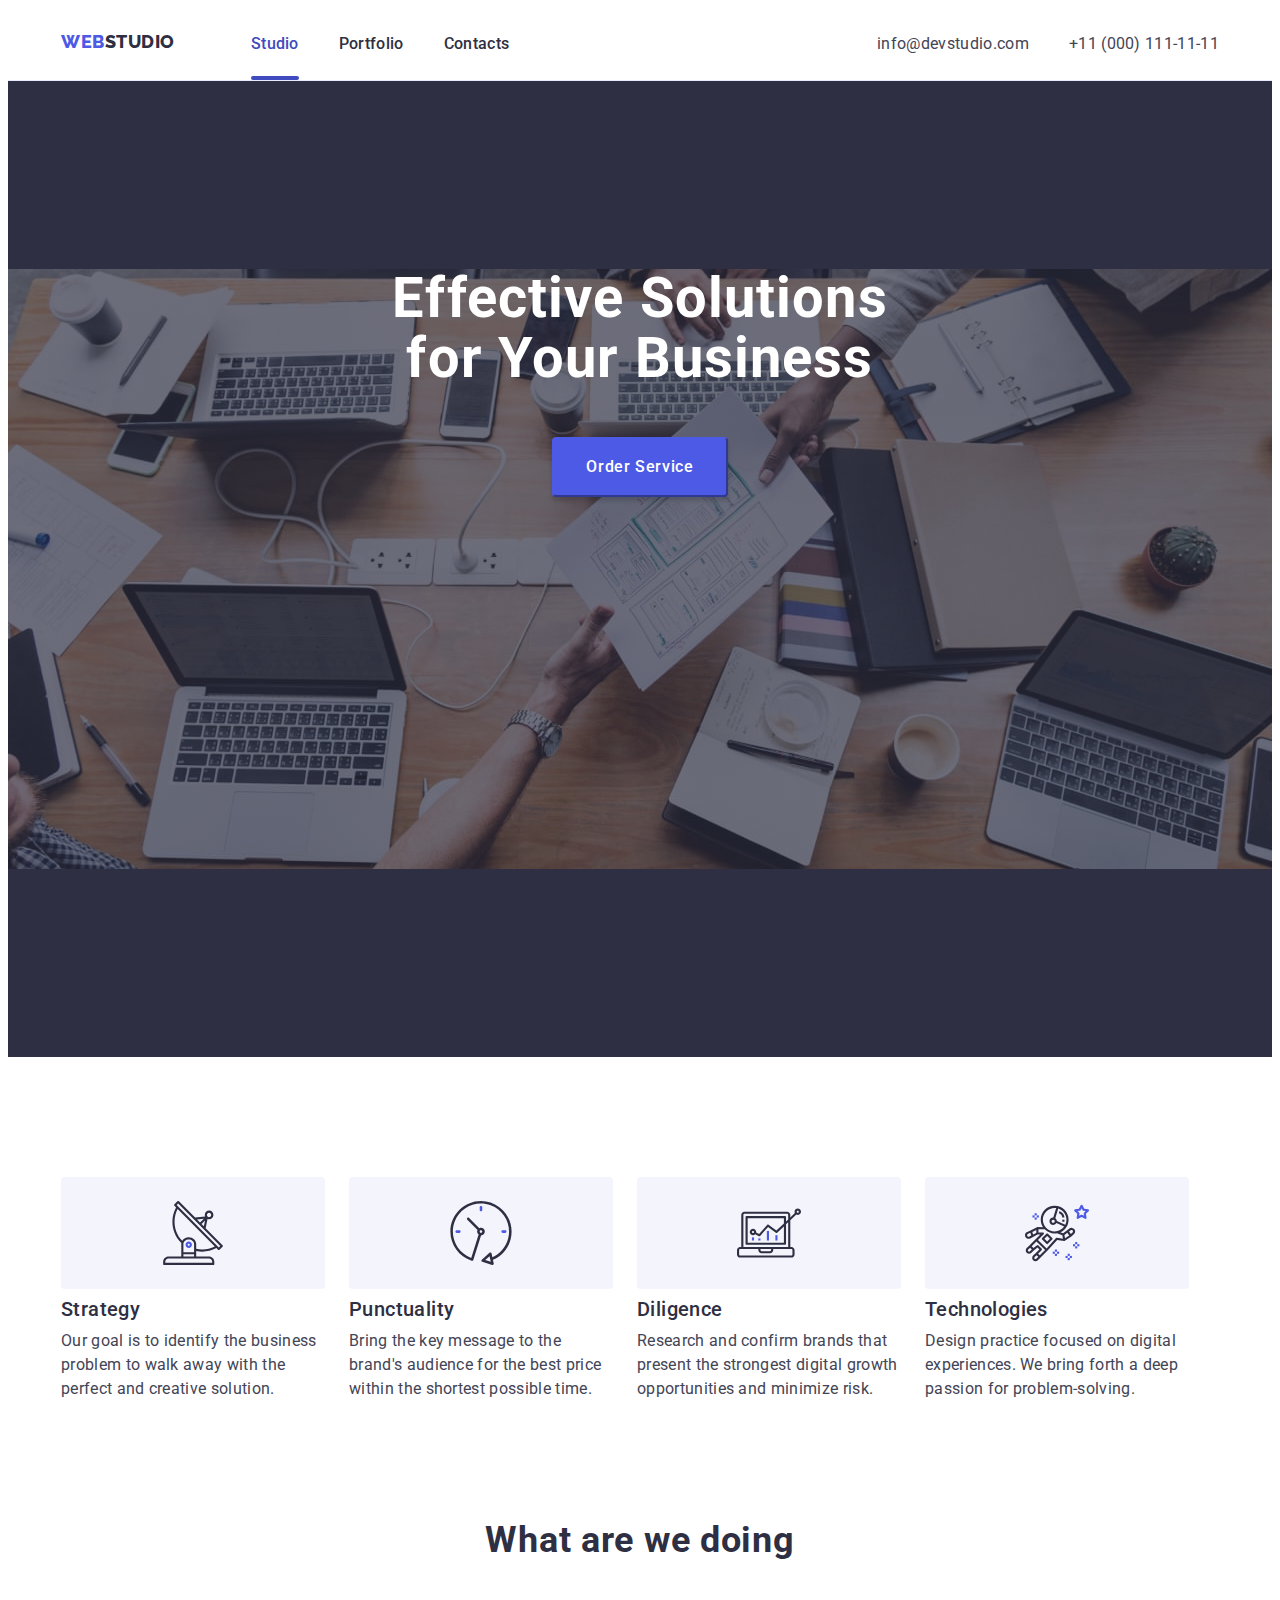
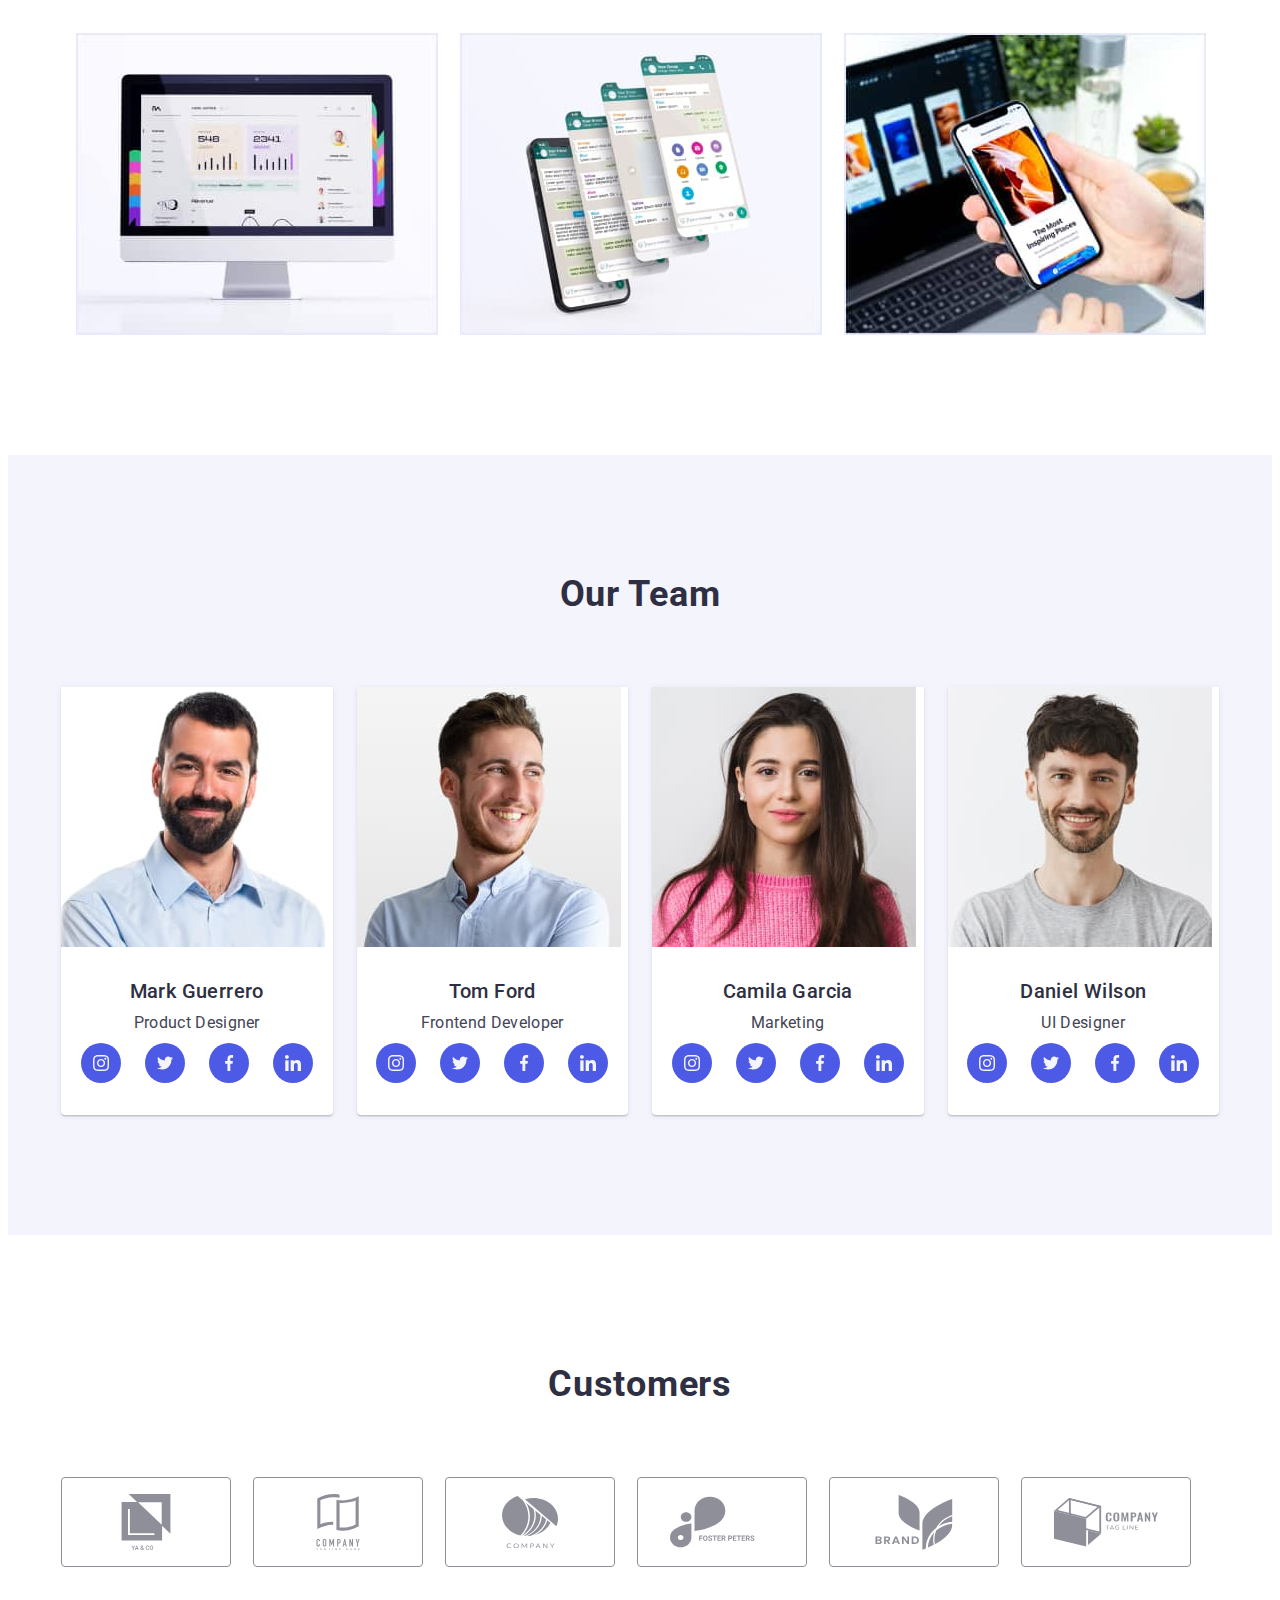
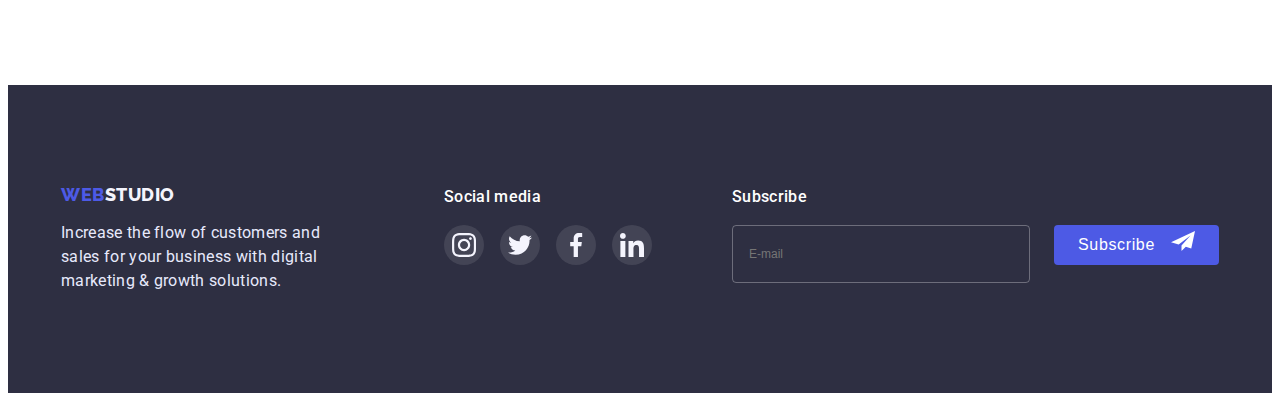
<file: index.html>
<!DOCTYPE html>
<html lang="en">
  <head>
    <meta charset="UTF-8" />
    <meta http-equiv="X-UA-Compatible" content="IE=edge" />
    <meta name="viewport" content="width=device-width, initial-scale=1.0" />
    <link rel="stylesheet" href="./css/styles.css" />
    <link rel="preconnect" href="https://fonts.googleapis.com" />
    <link rel="preconnect" href="https://fonts.gstatic.com" crossorigin />
    <link
      rel="stylesheet"
      href="https://cdnjs.cloudflare.com/ajax/libs/modern-normalize/1.1.0/modern-normalize.min.css"
      integrity="sha512-wpPYUAdjBVSE4KJnH1VR1HeZfpl1ub8YT/NKx4PuQ5NmX2tKuGu6U/JRp5y+Y8XG2tV+wKQpNHVUX03MfMFn9Q=="
      crossorigin="anonymous"
      referrerpolicy="no-referrer"
    />
    <link
      href="https://fonts.googleapis.com/css2?family=Raleway:wght@800&family=Roboto:wght@400;500;700;900&display=swap"
      rel="stylesheet"
    />
    <title>Document</title>
  </head>
  <body>
    <!-- header -->
    <header class="header">
      <div class="container header-wrap">
        <nav class="navigation-wrap">
          <a class="header-logo link" href="./index.html"
            ><span class="logo-firstpart">Web</span>Studio</a
          >
          <ul class="header-list header-navigation-wrap list">
            <li class="header-item">
              <a class="header-link link current" href="./index.html">Studio</a>
            </li>
            <li class="header-item">
              <a class="header-link link" href="./portfolio.html">Portfolio</a>
            </li>
            <li class="header-item">
              <a class="header-link link" href="">Contacts</a>
            </li>
          </ul>
        </nav>
        <address class="header-address">
          <ul class="header-address-list header-address-wrap list">
            <li class="header-addres-item">
              <a
                class="header-address-email-link link"
                href="mailto:info@devstudio.com"
                >info@devstudio.com</a
              >
            </li>
            <li class="header-addres-item">
              <a class="header-address-tel-link link" href="tel:+110001111111"
                >+11 (000) 111-11-11</a
              >
            </li>
          </ul>
        </address>
      </div>
    </header>
    <!-- main -->
    <main class="main">
      <!-- Hero -->
      <section class="hero">
        <h1 class="hero-header">Effective Solutions for Your Business</h1>
        <button class="hero-button" type="button" data-modal-open>Order Service</button>
      </section>
      <!-- features -->
      <section class="features section">
        <div class="container">
          <h2 hidden>features</h2>
          <ul class="features-list features-wrap list">
            <li class="features-item-wrap">
              <div class="features-svg-image">
                <svg class="svg-image icon" width="64" height="64">
                  <use href="./images/symbols.svg#icon-antenna"></use>
                </svg>
              </div>
              <h3 class="features-list-header">Strategy</h3>
              <p class="features-list-text">
                Our goal is to identify the business problem to walk away with
                the perfect and creative solution.
              </p>
            </li>
            <li class="features-item-wrap">
              <div class="features-svg-image">
                <svg class="svg-image icon" width="64" height="64">
                  <use href="./images/symbols.svg#icon-clock"></use>
                </svg>
              </div>
              <h3 class="features-list-header">Punctuality</h3>
              <p class="features-list-text">
                Bring the key message to the brand's audience for the best price
                within the shortest possible time.
              </p>
            </li>
            <li class="features-item-wrap">
              <div class="features-svg-image">
                <svg class="svg-image icon" width="64" height="64">
                  <use href="./images/symbols.svg#icon-ps"></use>
                </svg>
              </div>
              <h3 class="features-list-header">Diligence</h3>
              <p class="features-list-text">
                Research and confirm brands that present the strongest digital
                growth opportunities and minimize risk.
              </p>
            </li>
            <li class="features-item-wrap">
              <div class="features-svg-image">
                <svg class="svg-image icon" width="64" height="64">
                  <use href="./images/symbols.svg#icon-astronaut"></use>
                </svg>
              </div>
              <h3 class="features-list-header">Technologies</h3>
              <p class="features-list-text">
                Design practice focused on digital experiences. We bring forth a
                deep passion for problem-solving.
              </p>
            </li>
          </ul>
        </div>
      </section>
      <!-- What are we doing -->
      <section class="section about">
        <div class="container">
          <h2 class="about-header">What are we doing</h2>
          <ul class="about-list-wrap list">
            <li class="about-item">
              <img
                class="about-img"
                src="./images/pc.jpg"
                alt="pc image"
                width="360"
                height="300"
              />
            </li>
            <li class="about-item">
              <img
                class="about-img"
                src="./images/phone.jpg"
                alt="phone  image"
                width="360"
                height="300"
              />
            </li>
            <li class="about-item">
              <img
                class="about-img"
                src="./images/phoneinhand.jpg"
                alt="phone in hand"
                width="360"
                height="300"
              />
            </li>
          </ul>
        </div>
      </section>
      <!-- Our Team -->
      <section class="section team">
        <div class="container">
          <h2 class="team-header">Our Team</h2>
          <ul class="team-wrap list">
            <li class="team-item">
              <img
                class="team-list-img"
                src="./images/imgpeople1.jpg"
                alt="photo 1"
                width="264"
                height="260"
              />
              <div class="section-card-info">
                <h3 class="team-list-header">Mark Guerrero</h3>
                <p class="team-list-text">Product Designer</p>
                <ul class="card-social list">
                  <li class="card-social-item">
                    <a href="" class="card-social-link">
                      <svg class="card-social-icon" width="16" height="16">
                        <use href="./images/symbols.svg#icon-instagram"></use>
                      </svg>
                    </a>
                  </li>

                  <li class="card-social-item">
                    <a href="" class="card-social-link">
                      <svg class="card-social-icon" width="16" height="16">
                        <use href="./images/symbols.svg#icon-twitter"></use>
                      </svg>
                    </a>
                  </li>
                  <li class="card-social-item">
                    <a href="" class="card-social-link">
                      <svg class="card-social-icon" width="16" height="16">
                        <use href="./images/symbols.svg#icon-facebook"></use>
                      </svg>
                    </a>
                  </li>
                  <li class="card-social-item">
                    <a href="" class="card-social-link">
                      <svg class="card-social-icon" width="16" height="16">
                        <use href="./images/symbols.svg#icon-linkedin"></use>
                      </svg>
                    </a>
                  </li>
                </ul>
              </div>
            </li>
            <li class="team-item">
              <img
                class="team-list-img"
                src="./images/imgpeople2.jpg"
                alt="photo 2"
                width="264"
                height="260"
              />
              <div class="section-card-info">
                <h3 class="team-list-header">Tom Ford</h3>
                <p class="team-list-text">Frontend Developer</p>
                                <ul class="card-social list">
                  <li class="card-social-item">
                    <a href="" class="card-social-link">
                      <svg class="card-social-icon" width="16" height="16">
                        <use href="./images/symbols.svg#icon-instagram"></use>
                      </svg>
                    </a>
                  </li>

                  <li class="card-social-item">
                    <a href="" class="card-social-link">
                      <svg class="card-social-icon" width="16" height="16">
                        <use href="./images/symbols.svg#icon-twitter"></use>
                      </svg>
                    </a>
                  </li>
                  <li class="card-social-item">
                    <a href="" class="card-social-link">
                      <svg class="card-social-icon" width="16" height="16">
                        <use href="./images/symbols.svg#icon-facebook"></use>
                      </svg>
                    </a>
                  </li>
                  <li class="card-social-item">
                    <a href="" class="card-social-link">
                      <svg class="card-social-icon" width="16" height="16">
                        <use href="./images/symbols.svg#icon-linkedin"></use>
                      </svg>
                    </a>
                  </li>
                </ul>
              </div>
            </li>
            <li class="team-item">
              <img
                class="team-list-img"
                src="./images/imgpeople3.jpg"
                alt="photo 3"
                width="264"
                height="260"
              />
              <div class="section-card-info">
                <h3 class="team-list-header">Camila Garcia</h3>
                <p class="team-list-text">Marketing</p>
                                <ul class="card-social list">
                  <li class="card-social-item">
                    <a href="" class="card-social-link">
                      <svg class="card-social-icon" width="16" height="16">
                        <use href="./images/symbols.svg#icon-instagram"></use>
                      </svg>
                    </a>
                  </li>

                  <li class="card-social-item">
                    <a href="" class="card-social-link">
                      <svg class="card-social-icon" width="16" height="16">
                        <use href="./images/symbols.svg#icon-twitter"></use>
                      </svg>
                    </a>
                  </li>
                  <li class="card-social-item">
                    <a href="" class="card-social-link">
                      <svg class="card-social-icon" width="16" height="16">
                        <use href="./images/symbols.svg#icon-facebook"></use>
                      </svg>
                    </a>
                  </li>
                  <li class="card-social-item">
                    <a href="" class="card-social-link">
                      <svg class="card-social-icon" width="16" height="16">
                        <use href="./images/symbols.svg#icon-linkedin"></use>
                      </svg>
                    </a>
                  </li>
                </ul>
              </div>
            </li>
            <li class="team-item">
              <img
                class="team-list-img"
                src="./images/imgpeople4.jpg"
                alt="photo 4"
                width="264"
                height="260"
              />
              <div class="section-card-info">
                <h3 class="team-list-header">Daniel Wilson</h3>
                <p class="team-list-text">UI Designer</p>
                                <ul class="card-social list">
                  <li class="card-social-item">
                    <a href="" class="card-social-link">
                      <svg class="card-social-icon" width="16" height="16">
                        <use href="./images/symbols.svg#icon-instagram"></use>
                      </svg>
                    </a>
                  </li>

                  <li class="card-social-item">
                    <a href="" class="card-social-link">
                      <svg class="card-social-icon" width="16" height="16">
                        <use href="./images/symbols.svg#icon-twitter"></use>
                      </svg>
                    </a>
                  </li>
                  <li class="card-social-item">
                    <a href="" class="card-social-link">
                      <svg class="card-social-icon" width="16" height="16">
                        <use href="./images/symbols.svg#icon-facebook"></use>
                      </svg>
                    </a>
                  </li>
                  <li class="card-social-item">
                    <a href="" class="card-social-link">
                      <svg class="card-social-icon" width="16" height="16">
                        <use href="./images/symbols.svg#icon-linkedin"></use>
                      </svg>
                    </a>
                  </li>
                </ul>
              </div>
            </li>
          </ul>
        </div>
      </section>
      <!-- Customers -->
      <section class="customers">
        <div class="container">
          <h2 class="customers-header">Customers</h2>
          <ul class="customers-list list">
            <li class="customers-item">
              <a class="customers-link link" href="">
                <svg class="customers-icon" width="104" height="56">
                  <use href="./images/symbols.svg#icon-Logo-0"></use>
                </svg>
              </a>
            </li>
            <li class="customers-item">
              <a class="customers-link link" href="">
                <svg class="customers-icon" width="104" height="56">
                  <use href="./images/symbols.svg#icon-Logo-1"></use>
                </svg>
              </a>
            </li>
            <li class="customers-item">
              <a class="customers-link link" href="">
                <svg class="customers-icon" width="104" height="56">
                  <use href="./images/symbols.svg#icon-Logo-2"></use>
                </svg>
              </a>
            </li>
            <li class="customers-item">
              <a class="customers-link link" href="">
                <svg class="customers-icon" width="104" height="56">
                  <use href="./images/symbols.svg#icon-Logo-3"></use>
                </svg>
              </a>
            </li>
            <li class="customers-item">
              <a class="customers-link link" href="">
                <svg class="customers-icon" width="104" height="56">
                  <use href="./images/symbols.svg#icon-Logo-4"></use>
                </svg>
              </a>
            </li>
            <li class="customers-item">
              <a class="customers-link link" href="">
                <svg class="customers-icon" width="104" height="56">
                  <use href="./images/symbols.svg#icon-Logo-5"></use>
                </svg>
              </a>
            </li>
          </ul>
        </div>
      </section>
    </main>
    <!-- footer -->
    <footer class="footer">
      <div class="container footer-wrap">
          <div class="footer-logo-container">
            <a class="footer-header link" href="./index.html"
            ><span class="logo-firstpart">Web</span>Studio</a
          >
          <p class="footer-text">
            Increase the flow of customers and sales for your business with
            digital marketing & growth solutions.
          </p>
          </div>
          <div class="footer-social-container">
            <p class="footer-social-text">Social media</p>
            <ul class="footer-social-list list">
              <li class="footer-social-item">
                <a class="footer-social-link link" href="">
                  <svg class="footer-social-icon" width="24" height="24" >
                    <use href="./images/symbols.svg#icon-instagram"></use>
                  </svg>
                </a>
              </li>
              <li class="footer-social-item">
                <a class="footer-social-link link"  href="">
                  <svg class="footer-social-icon" width="24" height="24" >
                    <use href="./images/symbols.svg#icon-twitter"></use>
                  </svg>
                </a>
              </li>
              <li class="footer-social-item">
                <a class="footer-social-link link"  href="">
                  <svg class="footer-social-icon" width="24" height="24" >
                    <use href="./images/symbols.svg#icon-facebook"></use>
                  </svg>
                </a>
              </li>
              <li class="footer-social-item">
                <a class="footer-social-link link"  href="">
                  <svg class="footer-social-icon" width="24" height="24" >
                    <use href="./images/symbols.svg#icon-linkedin"></use>
                  </svg>
                </a>
              </li>
            </ul>
          </div>
          <form class="footer-form">
            <p class="subscribe-text">Subscribe</p>
            <div class="subscribe-wrap">
              <input type="email" name="subscribe-mail" id="subscribe-mail" class="subscribe-mail" placeholder="E-mail">
              <button type="submit" class="subscribe-btn">Subscribe
                <span>
                  <svg class="footer-send-icon" width="24" height="24">
                    <use href="./images/symbols.svg#icon-send"></use>
                  </svg>
                </span>
              </button>
            </div>
           </form>
        

      </div>




    </footer>

    <div class="backdrop is-hidden" data-modal>
      <div class="modal">
        <button type="button" class="modal-btn" data-modal-close>
          <svg  width="8" height="8" >
            <use href="./images/symbols.svg#icon-close"></use>
          </svg>
        </button>
        <p class="modal-title">Leave your contacts and we will call you back</p>
        <form  class="modal-form">
          <label for="username" class="label-text">Name</label>
          <div class="label-flow">
            <input type="text" name="username" id="username" class="modal-input js-speaker-form" autocomplete="off">
            <svg class="label-icon" width="18" height="18">
              <use href="./images/symbols.svg#icon-person"></use>
            </svg>
          </div>



          <label for="tel" class="label-text">Phone</label>
          <div class="label-flow">
            <input type="text" name="user-" id="tel" class="modal-input js-speaker-form" autocomplete="off">
            <svg class="label-icon" width="18" height="18">
              <use href="./images/symbols.svg#icon-phone"></use>
            </svg>
          </div>



          <label for="email" class="label-text">Email</label>
          <div class="label-flow">
            <input type="text" name="user-email" id="email" class="modal-input js-speaker-form" autocomplete="off">
            <svg class="label-icon" width="18" height="18">
              <use href="./images/symbols.svg#icon-email"></use>
            </svg>
          </div>
          <label for="user-comment" class="label-text"></label>
          <textarea name="user-comment" id="user-comment" class="modal-texerea" placeholder="Text input" autocomplete="off"></textarea>
          <input type="checkbox" name="user-checkbox" id="privacy-policy" class="input-check visually-hidden">
          <label for="privacy-policy" class="privacy-policy policy-text">
            <span class="policy-span">
              <svg class="policy-icon" width="16" height="16">
                <use href="./images/symbols.svg#icon-check"></use>
              </svg>
            </span>
            I accept the terms and conditions of the
          <a href="" class="privacy-policy-link">Privacy Policy</a>

        </label>
        <button type="submit" class="send-btn">Send</button>
       </form>
      </div>
    </div>
    <script src="./js/modal.js">

    </script>
  </body>
</html>
</file>
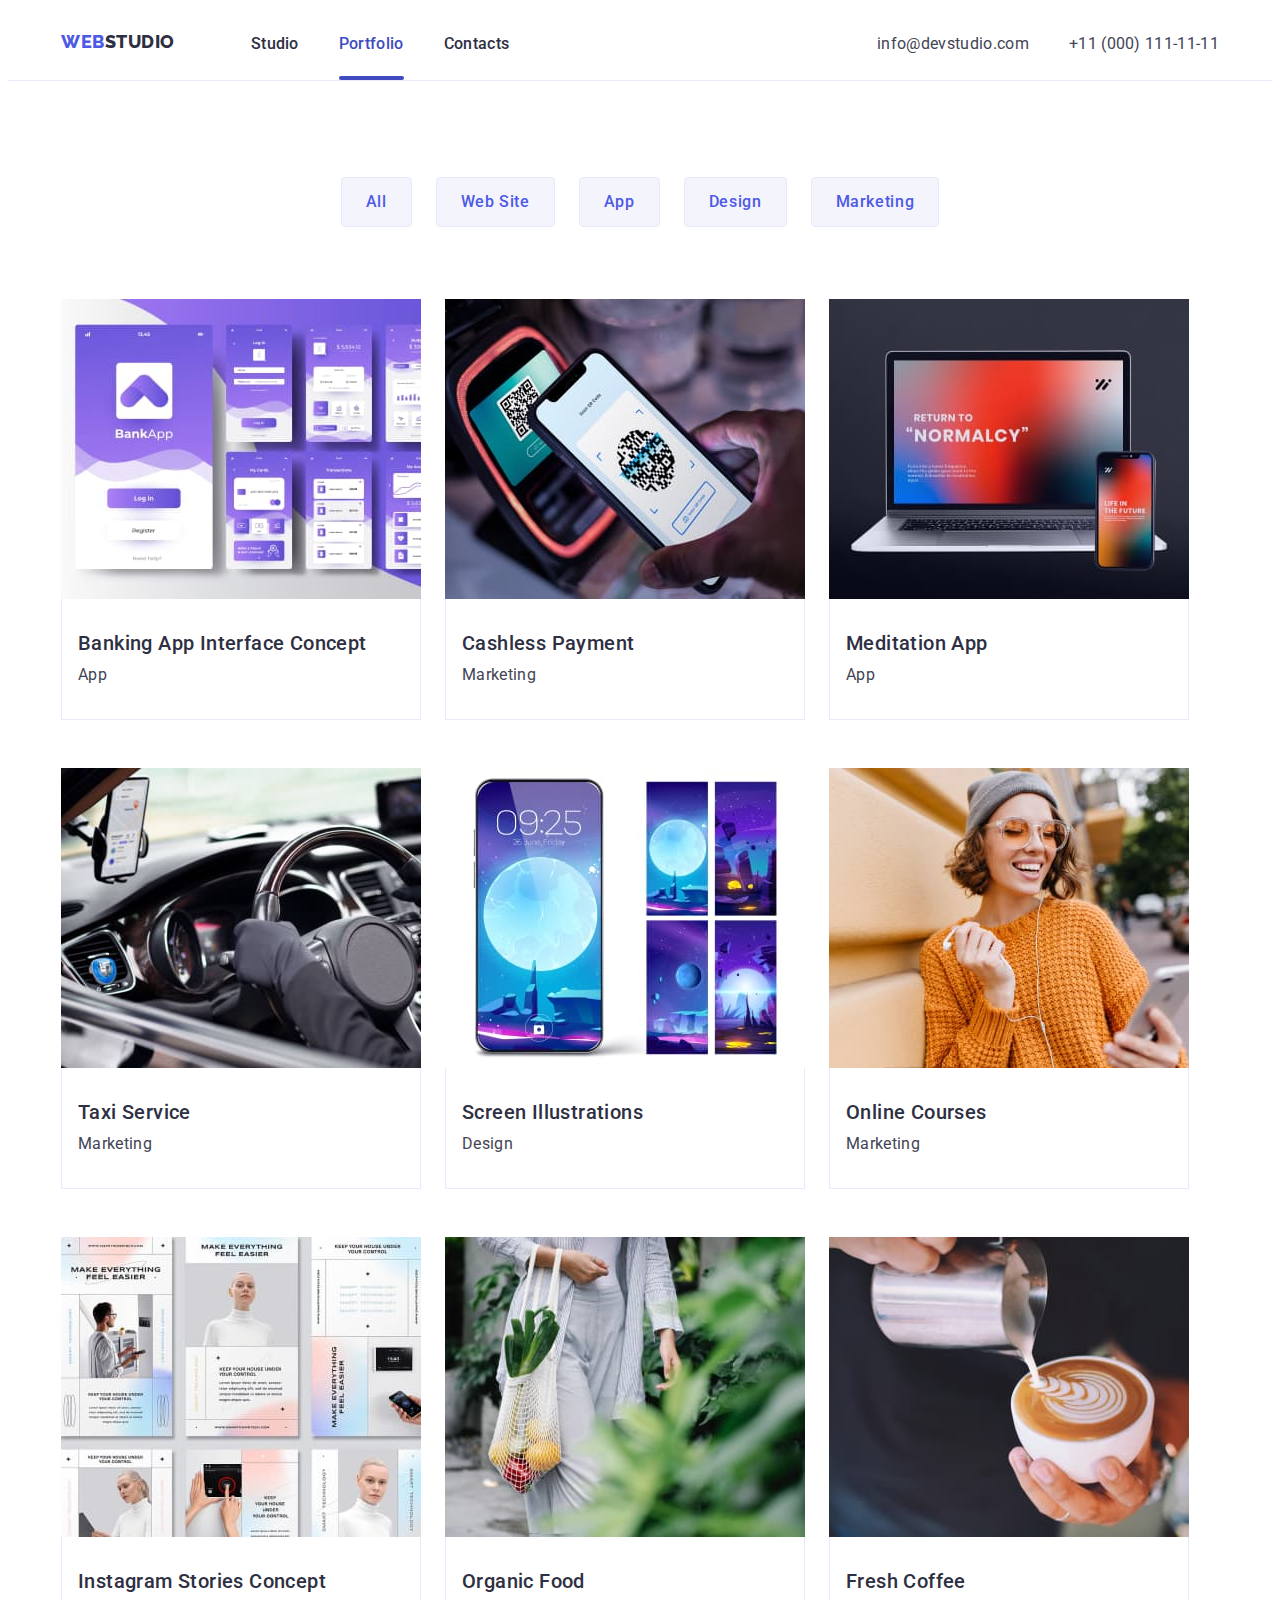
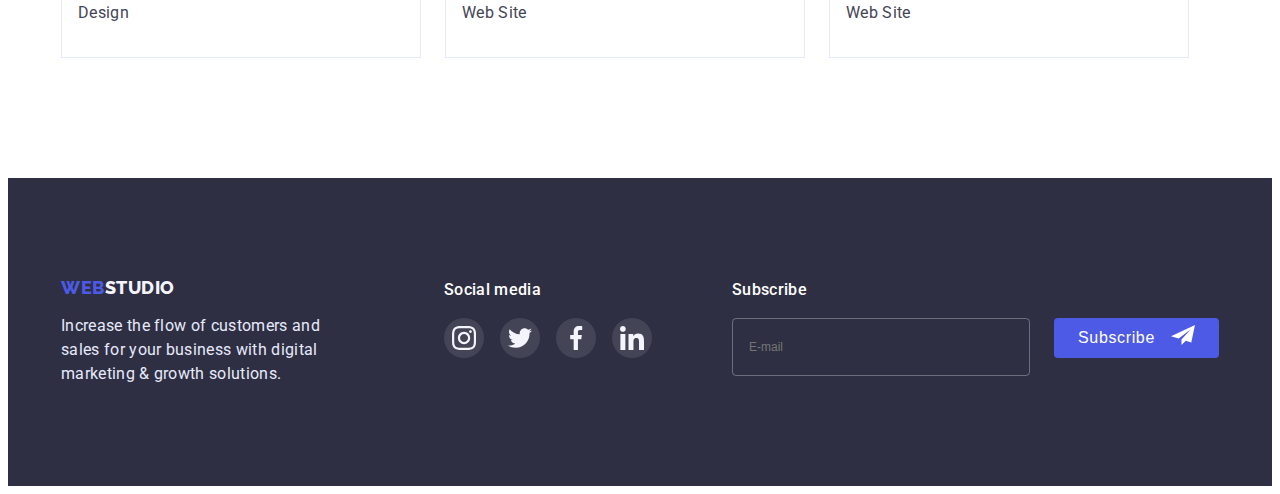
<file: portfolio.html>
<!DOCTYPE html>
<html lang="en">
  <head>
    <meta charset="UTF-8" />
    <meta http-equiv="X-UA-Compatible" content="IE=edge" />
    <meta name="viewport" content="width=device-width, initial-scale=1.0" />
    <link rel="stylesheet" href="./css/styles.css" />
    <link rel="preconnect" href="https://fonts.googleapis.com" />
    <link rel="preconnect" href="https://fonts.gstatic.com" crossorigin />
    <link
      rel="stylesheet"
      href="https://cdnjs.cloudflare.com/ajax/libs/modern-normalize/1.1.0/modern-normalize.min.css"
      integrity="sha512-wpPYUAdjBVSE4KJnH1VR1HeZfpl1ub8YT/NKx4PuQ5NmX2tKuGu6U/JRp5y+Y8XG2tV+wKQpNHVUX03MfMFn9Q=="
      crossorigin="anonymous"
      referrerpolicy="no-referrer"
    />
    <link
      href="https://fonts.googleapis.com/css2?family=Raleway:wght@800&family=Roboto:wght@400;500;700;900&display=swap"
      rel="stylesheet"
    />
    <title>Document</title>
  </head>
  <body>
    <!-- header -->
    <header class="header">
      <div class="container header-wrap">
        <nav class="navigation-wrap">
          <a class="header-logo link" href="./index.html"
            ><span class="logo-firstpart">Web</span>Studio</a
          >
          <ul class="header-list header-navigation-wrap list">
            <li class="header-item">
              <a class="header-link link" href="./index.html">Studio</a>
            </li>
            <li class="header-item">
              <a class="header-link link current" href="./portfolio.html"
                >Portfolio</a
              >
            </li>
            <li class="header-item">
              <a class="header-link link" href="">Contacts</a>
            </li>
          </ul>
        </nav>
        <address class="header-address">
          <ul class="header-address-list header-address-wrap list">
            <li class="header-addres-item">
              <a
                class="header-address-email-link link"
                href="mailto:info@devstudio.com"
                >info@devstudio.com</a
              >
            </li>
            <li class="header-addres-item">
              <a class="header-address-tel-link link" href="tel:+110001111111"
                >+11 (000) 111-11-11</a
              >
            </li>
          </ul>
        </address>
      </div>
    </header>
    <!-- main -->
    <main>
      <!-- portfolio -->
      <section class="section portfolio">
        <div class="container">
          <h1 class="visually-hidden">Portfolio</h1>
          <ul class="portfolio-list_but-wrap list">
            <li class="portfolio-item-button">
              <button class="portfolio-button" type="button">All</button>
            </li>
            <li class="portfolio-item-button">
              <button class="portfolio-button" type="button">Web Site</button>
            </li>
            <li class="portfolio-item-button">
              <button class="portfolio-button" type="button">App</button>
            </li>
            <li class="portfolio-item-button">
              <button class="portfolio-button" type="button">Design</button>
            </li>
            <li class="portfolio-item-button">
              <button class="portfolio-button" type="button">Marketing</button>
            </li>
          </ul>

          <ul class="portfolio-list list">
            <li class="portfolio-item">
              <a href="" class="portfolio-link link">
                <div class="portfolio-transform">
                <img
                  class="portfolio-img"
                  src="./images/img1-portfolio.jpg"
                  alt="Banking App Interface Concept"
                  width="360"
                  height="300"
                />
                <p class="portfolio-text-transform">14 Stylish and User-Friendly App Design Concepts · Task Manager App · Calorie Tracker App · Exotic Fruit Ecommerce App · Cloud Storage App</p>
              </div>
                <div class="portfolio-item-info">
                  <h2 class="portfolio-list-header">
                    Banking App Interface Concept
                  </h2>

                  <p class="portfolio-list-text">App</p>
                </div>
              </a>
            </li>
            <li class="portfolio-item">
              <a href="" class="portfolio-link link">
                <div class="portfolio-transform">
                <img
                  src="./images/img2-portfolio.jpg"
                  alt="Cashless Payment"
                  width="360"
                  height="300"
                />
                <p class="portfolio-text-transform">14 Stylish and User-Friendly App Design Concepts · Task Manager App · Calorie Tracker App · Exotic Fruit Ecommerce App · Cloud Storage App</p>
                </div>
                <div class="portfolio-item-info">
                  <h2 class="portfolio-list-header">Cashless Payment</h2>
                  <p class="portfolio-list-text">Marketing</p>
                </div>
              </a>
            </li>
            <li class="portfolio-item">
              <a href="" class="portfolio-link link">
                <div class="portfolio-transform">
                <img
                  src="./images/img3-portfolio.jpg"
                  alt="Meditation App"
                  width="360"
                  height="300"
                />
                <p class="portfolio-text-transform">14 Stylish and User-Friendly App Design Concepts · Task Manager App · Calorie Tracker App · Exotic Fruit Ecommerce App · Cloud Storage App</p>
                </div>
                <div class="portfolio-item-info">
                  <h2 class="portfolio-list-header">Meditation App</h2>
                  <p class="portfolio-list-text">App</p>
                </div>
              </a>
            </li>
            <!-- gfgdfg -->
            <li class="portfolio-item">
              <a href="" class="portfolio-link link">
                <div class="portfolio-transform">
                <img
                  src="./images/img4-portfolio.jpg"
                  alt="Taxi Service"
                  width="360"
                  height="300"
                />
                <p class="portfolio-text-transform">14 Stylish and User-Friendly App Design Concepts · Task Manager App · Calorie Tracker App · Exotic Fruit Ecommerce App · Cloud Storage App</p>
                </div>
                <div class="portfolio-item-info">
                  <h2 class="portfolio-list-header">Taxi Service</h2>
                  <p class="portfolio-list-text">Marketing</p>
                </div>
              </a>
            </li>
            <li class="portfolio-item">
              <a href="" class="portfolio-link link">
                <div class="portfolio-transform">
                <img
                  src="./images/img5-portfolio.jpg"
                  alt="Screen Illustrations"
                  width="360"
                  height="300"
                />
                <p class="portfolio-text-transform">14 Stylish and User-Friendly App Design Concepts · Task Manager App · Calorie Tracker App · Exotic Fruit Ecommerce App · Cloud Storage App</p>
                </div>
                <div class="portfolio-item-info">
                  <h2 class="portfolio-list-header">Screen Illustrations</h2>
                  <p class="portfolio-list-text">Design</p>
                </div>
              </a>
            </li>
            <li class="portfolio-item">
              <a href="" class="portfolio-link link">
                <div class="portfolio-transform">
                <img
                  src="./images/img6-portfolio.jpg"
                  alt="Online Courses"
                  width="360"
                  height="300"
                />
                <p class="portfolio-text-transform">14 Stylish and User-Friendly App Design Concepts · Task Manager App · Calorie Tracker App · Exotic Fruit Ecommerce App · Cloud Storage App</p>
                </div>
                <div class="portfolio-item-info">
                  <h2 class="portfolio-list-header">Online Courses</h2>
                  <p class="portfolio-list-text">Marketing</p>
                </div>
              </a>
            </li>
            <li class="portfolio-item">
              <a href="" class="portfolio-link link">
                <div class="portfolio-transform">
                <img
                  src="./images/img7-portfolio.jpg"
                  alt="Instagram Stories Concept"
                  width="360"
                  height="300"
                />
                <p class="portfolio-text-transform">14 Stylish and User-Friendly App Design Concepts · Task Manager App · Calorie Tracker App · Exotic Fruit Ecommerce App · Cloud Storage App</p>
                </div>
                <div class="portfolio-item-info">
                  <h2 class="portfolio-list-header">
                    Instagram Stories Concept
                  </h2>
                  <p class="portfolio-list-text">Design</p>
                </div>
              </a>
            </li>
            <li class="portfolio-item">
              <a href="" class="portfolio-link link">
                <div class="portfolio-transform">
                <img
                  src="./images/img8-portfolio.jpg"
                  alt="Organic Food"
                  width="360"
                  height="300"
                />
                <p class="portfolio-text-transform">14 Stylish and User-Friendly App Design Concepts · Task Manager App · Calorie Tracker App · Exotic Fruit Ecommerce App · Cloud Storage App</p>
                </div>
                <div class="portfolio-item-info">
                  <h2 class="portfolio-list-header">Organic Food</h2>
                  <p class="portfolio-list-text">Web Site</p>
                </div>
              </a>
            </li>
            <li class="portfolio-item">
              <a href="" class="portfolio-link link">
                <div class="portfolio-transform">
                <img
                  src="./images/img9-portfolio.jpg"
                  alt="Fresh Coffee"
                  width="360"
                  height="300"
                />
                <p class="portfolio-text-transform">14 Stylish and User-Friendly App Design Concepts · Task Manager App · Calorie Tracker App · Exotic Fruit Ecommerce App · Cloud Storage App</p>
              </div>
                <div class="portfolio-item-info">
                  <h2 class="portfolio-list-header">Fresh Coffee</h2>
                  <p class="portfolio-list-text">Web Site</p>
                </div>
              </a>
            </li>
          </ul>
        </div>
      </section>
    </main>
    <!-- footer -->
    <footer class="footer">
      <div class="container footer-wrap">
          <div class="footer-logo-container">
            <a class="footer-header link" href="./index.html"
            ><span class="logo-firstpart">Web</span>Studio</a
          >
          <p class="footer-text">
            Increase the flow of customers and sales for your business with
            digital marketing & growth solutions.
          </p>
          </div>
          <div class="footer-social-container">
            <p class="footer-social-text">Social media</p>
            <ul class="footer-social-list list">
              <li class="footer-social-item">
                <a class="footer-social-link link" href="">
                  <svg class="footer-social-icon" width="24" height="24" >
                    <use href="./images/symbols.svg#icon-instagram"></use>
                  </svg>
                </a>
              </li>
              <li class="footer-social-item">
                <a class="footer-social-link link"  href="">
                  <svg class="footer-social-icon" width="24" height="24" >
                    <use href="./images/symbols.svg#icon-twitter"></use>
                  </svg>
                </a>
              </li>
              <li class="footer-social-item">
                <a class="footer-social-link link"  href="">
                  <svg class="footer-social-icon" width="24" height="24" >
                    <use href="./images/symbols.svg#icon-facebook"></use>
                  </svg>
                </a>
              </li>
              <li class="footer-social-item">
                <a class="footer-social-link link"  href="">
                  <svg class="footer-social-icon" width="24" height="24" >
                    <use href="./images/symbols.svg#icon-linkedin"></use>
                  </svg>
                </a>
              </li>
            </ul>
          </div>
          <form class="footer-form">
            <p class="subscribe-text">Subscribe</p>
            <div class="subscribe-wrap">
              <input type="email" name="subscribe-mail" id="subscribe-mail" class="subscribe-mail" placeholder="E-mail">
              <button type="submit" class="subscribe-btn">Subscribe
                <span>
                  <svg class="footer-send-icon" width="24" height="24">
                    <use href="./images/symbols.svg#icon-send"></use>
                  </svg>
                </span>
              </button>
            </div>
           </form>
        

      </div>




    </footer>

  </body>
</html>
</file>
<file: css/styles.css>
:root {
    --active-color: #404BBF;
    --CLOUD: #F4F4FD;
    --Iris: #4D5AE5;
    --NAVY-BLUE: #2E2F42;
    --SLATE:#434455;
    --CORNFLOWER:#E7E9FC;
    --White-color:#FFFFFF;
    --LIGHT-SLATE:#8E8F99;
    --GREEN-color: #31d0aa;
    --Timing-funk:cubic-bezier(0.4, 0, 0.2, 1)


  }
button{
    transition-property: background-color ,box-shadow;
    transition-duration: 250ms;
    transition-timing-function: var(--Timing-funk);
}
body{
    font-family: 'Roboto', sans-serif !important;
    color: var(--SLATE);
    background-color: var(--White-color);
    font-size: 16px;
}
.gfhgr{
    background-image: url("../images/antenna.svg");
}
h1,
h2,
h3,
h4,
h5,
h6,
p {
  margin: 0;
}
ul {
  margin: 0;
  padding-left: 0;
}
.section{
    padding-top: 120px;
    padding-bottom: 120px;
}
.card-social{
    display: flex;
    gap: 24px;
    justify-content: center;
}
.card-social-item{
    width: 40px;
    height: 40px;
}
.card-social-link{
    display: flex;
    width: 100%;
    height: 100%;
    background-color: var(--Iris);
    border-radius: 50%;
    justify-content: center;
    align-items: center;
    transition: background-color 250ms var(--Timing-funk);
}
.card-social-icon
{
    fill:var(--CLOUD)
}
.features-wrap{
    display: flex;
    flex-wrap: rap;
    gap: 24px;
}
.section.portfolio {
    padding-top: 96px;
}
.list {
    list-style-type: none;
  }
.link {
    text-decoration: none;
    display: inline-block;
  }
.visually-hidden {
    position: absolute;
    white-space: nowrap;
    width: 1px;
    height: 1px;
    overflow: hidden;
    border: 0;
    padding: 0;
    clip: rect(0 0 0 0);
    clip-path: inset(100%);
    margin: -1px;
 }
 .container{
    width: 100%;
    max-width: 1158px;
    padding: 0 15px;
    margin: 0 auto;
    /* outline: 2px solid red; */
 }
 .header-wrap{
    display: flex;
 }

 .logo-firstpart{
    color: var(--Iris);
 }
 .header-address-email-link:hover,
 .header-address-email-link:focus{
    color: var(--active-color);
}

.hero-button:hover,
.hero-button:focus{
    background:  var(--active-color);
}
.portfolio-button:hover,
.portfolio-button:focus{
    background:  var(--active-color);
    color: var(--White-color);
    cursor: pointer;
    box-shadow: 0px 3px 1px rgb(0 0 0 / 10%), 0px 2px 1px rgb(0 0 0 / 8%), 0px 2px 2px rgb(0 0 0 / 12%);
    border-radius: 4px;

}

 .header-link:hover,
.header-link:focus,
.header-link.current
 {
  color: var(--active-color);
}
.header {
    padding-top: 24px;
    padding-bottom: 24px;
    border-bottom: 1px solid var(--CORNFLOWER);
   
}
.navigation-wrap{
    display: flex;
}
.header-navigation-wrap{
    display: flex;
    gap: 40px;
}
.header-logo {
font-family: 'Raleway', sans-serif;

font-weight: 800;
font-size: 18px;
line-height: 1.13;


letter-spacing: 0.03em;
text-transform: uppercase;
color: var(--NAVY-BLUE);
margin-right: 76px;
}
button{
    cursor: pointer;
}
.header-list {


}
.header-item {
    position: relative;

}
.current::after {
position: absolute;
left: 0;
bottom: -24px;
content: '';
border-radius: 2px;
width: 100%;
height: 4px;
background-color:var(--active-color);
opacity: 1;
transition: opacity 250ms var(--Timing-funk);
}
.header-link {

font-weight: 500;
line-height: 1.5;
letter-spacing: 0.02em;
color: var(--NAVY-BLUE);
transition: color 250ms var(--Timing-funk);
}

.header-address {
    margin-left: auto;
}
.header-address-wrap{
    display: flex;
    gap: 40px;
}
.header-address-list {
}
.header-addres-item {
}
.header-address-email-link {

line-height: 1.5;
letter-spacing: 0.02em;
color: var(--SLATE);
font-style: normal;
transition: color 250ms var(--Timing-funk);
}
.header-address-tel-link{
    
line-height: 1.5;
font-style: normal;
letter-spacing: 0.02em;
color: var(--SLATE);
}

.header-address-tel-link:hover,
.header-address-tel-link:focus{
    color: var(--active-color);
}
.main {
}
.hero {
    margin: 0 auto;
    max-width: 1440px;
    height: 600px;
    background-color: var(--NAVY-BLUE);
    background: var(--NAVY-BLUE);
    padding-top: 188px;
    padding-bottom: 188px;
    text-align: center;
    background-image: linear-gradient( rgba(46, 47, 66, 0.7), rgba(46, 47, 66, 0.7)), url(../images/people-office1.jpg);
    background-repeat: no-repeat;
    background-position: center;
   
}
.hero-header {
    

font-weight: 700;
font-size: 56px;
line-height: 1.07;
text-align: center;
letter-spacing: 0.02em;
color: var(--White-color);

max-width: 500px;
margin-left: auto;
margin-right: auto;
margin-bottom: 48px;
}
.hero-button {
    
font-family: inherit; 
font-weight: 500;
font-size: 16px;
line-height: 1.5;
letter-spacing: 0.04em;
color: var(--White-color);
border-radius: 4px;
background: var(--Iris);
box-shadow: 0px 4px 4px rgba(0, 0, 0, 0.15);
border-radius: 4px;
border-color: var(--Iris);
cursor: pointer;
padding: 16px 32px;
transition: background-color 250ms var(--Timing-funk);

}
.features-svg-image{
    display: flex;
    width: 264px;
    height: 112px;
    margin-bottom: 8px;
    background-color: var(--CLOUD);
    border-radius: 4px;
    justify-content: center;
    align-items: center;
}

.features {
}
.features-list {
}
.features-item-wrap {
    flex-basis: 264px;
    width: calc((100% - 72px) / 4);

}
.svg-image-team{
    display: flex;
    width: 100%;
    height: 100%;
    background-color: var(--Iris);
    border-radius: 50%;
    justify-content: center;
    align-items: center;
}
.svg-image{
    fill: var(--NAVY-BLUE);
}
.features-list-header {

    

font-weight: 500;
font-size: 20px;
line-height: 1.2;
letter-spacing: 0.02em;
color: var(--NAVY-BLUE);
margin-bottom:8px;


}

  

.features-list-text {


line-height: 1.5;
letter-spacing: 0.02em;
color: var(--SLATE);
}

.about {
}
.about-header {
font-weight: 700;
font-size: 36px;
line-height: 1.11;
text-align: center;
letter-spacing: 0.02em;
color: var(--NAVY-BLUE);
margin-bottom: 72px;
text-align: center;
}
.about-list-wrap {
    display: flex;
    gap: 24px;
    flex-wrap: wrap;
    justify-content: center;
}
.about-item {
    flex-shrink: 0;
    width: 360px; 
    /* width: calc((100% - 24px * 2) / 3); */
}
.about-img {
    display: block;
    background: linear-gradient(0deg, rgba(77, 90, 229, 0.1), rgba(77, 90, 229, 0.1));
background-blend-mode: soft-light, normal;
width: 100%;
height: auto;
border: 1px solid var(--CORNFLOWER);

}

.svg-list-team{
    display: flex;
    gap: 24px;
    justify-content: center;
}

.team {
    background-color: var(--CLOUD);
}
.team-header {

margin-bottom: 72px;
text-align: center;
font-weight: 700;
font-size: 36px;
line-height: 1.11;
letter-spacing: 0.02em;
text-transform: capitalize;
color: var(--NAVY-BLUE);
}
.team-wrap {
    display: flex;
    gap: 24px;
    flex-wrap: wrap;
}
.list {
}
.team-item {
background: var(--White-color);
box-shadow: 0px 1px 6px rgba(46, 47, 66, 0.08), 0px 1px 1px rgba(46, 47, 66, 0.16), 0px 2px 1px rgba(46, 47, 66, 0.08);
border-radius: 0px 0px 4px 4px;
flex-basis: calc((100% - 24px * 3) / 4);

}
.section-card-info{
    padding: 32px 16px;
    text-align: center;
}
.team-list-img {
}
.team-list-header {

    margin-bottom: 8px;
font-weight: 500;
font-size: 20px;
line-height: 1.2;
text-align: center;
letter-spacing: 0.02em;
color: var(--NAVY-BLUE);
}
.team-list-text {

line-height: 1.5;
text-align: center;
letter-spacing: 0.02em;
color: var(--SLATE);
margin-bottom: 8px;
}
.customers{
    padding-top: 130px;
    padding-bottom: 120px;


}

.footer {
    background-color: var(--NAVY-BLUE);
    padding-top: 100px;
    padding-bottom: 100px;
}
.footer-header {
    margin-bottom: 16px;
    font-family: 'Raleway', sans-serif;

font-weight: 800;
font-size: 18px;
line-height: 1.13;
/* identical to box height */



letter-spacing: 0.03em;
text-transform: uppercase;

color: var(--CLOUD);

}

.footer-text {
    
max-width: 264px;
line-height: 1.5;


letter-spacing: 0.02em;


color: var(--CORNFLOWER);

}





/* */

.portfolio {
}
.portfolio-list_but-wrap {
    display: flex;
    justify-content: center;
    gap: 24px;
    margin-bottom: 72px;
}
.portfolio-item-button {
    
}
.portfolio-list{
    display: flex;
    flex-wrap: wrap;
    column-gap: 24px;
    row-gap: 48px;
}
.portfolio-list .item {

}
.section.about{
    padding-top: 0;
    }

.portfolio-button {
    cursor: pointer;
    padding: 12px 24px;
    border-radius: 4px;
    font-family: inherit; 
    font-weight: 500;
    font-size: 16px;
    line-height: 1.5;
    letter-spacing: 0.04em;
background: var(--CLOUD);
color: var(--Iris);
border: 1px solid var(--CORNFLOWER);
transition: color 250ms var(--Timing-funk), background-color 250ms var(--Timing-funk), border-color 250ms var(--Timing-funk), box-shadow 250ms var(--Timing-funk);




}
.portfolio {
}
.portfolio-list {
}
.portfolio-item {

    background: var(--White-color);
}
.portfolio-item-info{
    padding: 32px 16px;
    border-right: 1px solid var(--CORNFLOWER);
    border-bottom: 1px solid var(--CORNFLOWER);
    border-left: 1px solid var(--CORNFLOWER);
}
img{
    display: block !important;
}
.portfolio-img {
    width: 100%;
    height: auto;
    display: block;
    background: linear-gradient(0deg, rgba(77, 90, 229, 0.1), rgba(77, 90, 229, 0.1));
mix-blend-mode: normal;
}
.portfolio-list-header {
    margin-bottom: 8px;
font-weight: 500;
font-size: 20px;
line-height: 1.2;
letter-spacing: 0.02em;
color: var(--NAVY-BLUE);
}
.portfolio-list-text {
line-height: 1.5;
letter-spacing: 0.02em;
color: var(--SLATE);

}
.customers-header{
    color: var(--NAVY-BLUE);
    font-weight: 700;
    font-size: 36px;
    line-height: 1.11;
    letter-spacing: 0.02em;
    margin-bottom: 72px;
    text-align: center;
}
.customers-list{
    display: flex;
    gap: 24px;
}
.customers-item{
    width: 168px;
    height: 88px;
}
.customers-link{
    display: flex;
    width: 100%;
    height: 100%;
    border: 1px solid var(--LIGHT-SLATE);
    border-radius: 4px;
    justify-content: center;
    align-items: center;
    color: var(--LIGHT-SLATE);
    transition: color 250ms var(--Timing-funk),
     border-color 250ms var(--Timing-funk);
}
.customers-icon{
    fill: currentColor;
}
.card-social-link:hover,
.card-social-link:focus{
    background-color: var(--active-color);

}
.customers-link:hover,
.customers-link:focus{
    color:var(--active-color);
    border-color: var(--active-color);

}
.footer-wrap{
    display: flex;
    /* gap: 120px; */
}

.footer-social-list{
    display: flex;
    gap: 16px;
}
.footer-social-item{
    width: 40px;
    height: 40px;
}
.footer-social-icon{
    fill: var(--CLOUD);
}
.footer-social-link{
    display: flex;
    width: 100%;
    height: 100%;
    background-color: rgba(255, 255, 255, 0.1);
    border-radius: 50%;
    justify-content: center;
    align-items: center;
    transition: background-color 250ms var(--Timing-funk);
}
.footer-social-link:hover,
.footer-social-link:focus{
    background-color: var(--GREEN-color);

}
.portfolio-link{
    transition-property: box-shadow;
    transition-duration: 250ms;
    transition-timing-function: --Timing-funk;

}
.portfolio-link:hover,
.portfolio-link:focus {
    box-shadow: 0px 1px 6px rgba(46, 47, 66, 0.08),
      0px 1px 1px rgba(46, 47, 66, 0.16), 0px 2px 1px rgba(46, 47, 66, 0.08);
  }

  .footer-social-text{

    margin-bottom: 16px;
    font-weight: 500;
    line-height: 1.5;
    letter-spacing: 0.02em;
    color: var(--White-color);
  }
.portfolio-transform{
    position: relative;
    overflow: hidden;
    width: 100%;
    height: 100%;
}
.portfolio-text-transform{
    position: absolute;  
    top: 0;
    width: 100%;
    height: 100%;
    padding: 40px 32px 0 32px;
    line-height: 1.5;
    letter-spacing: 0.02em;
    color: #F4F4FD;
    background-color: #4D5AE5;
    transform: translateY(100%);
    transition: transform 250ms var(--Timing-funk);
}
.portfolio-link:is(:hover,:focus) .portfolio-text-transform{
    transform: translateY(0);
}
.modal{
    position: absolute;
    padding: 24px;
    top:50%;
    left: 50%;
    transform: translate(-50%,-50%);
    height: 576px;
    width: 408px;
    background-color: #FCFCFC;
    box-shadow: 0px 1px 1px rgba(0, 0, 0, 14%), 0px 1px 3px rgba(0, 0, 0, 12%), 0px 2px 1px rgba(0, 0, 0, 2%);
    border-radius: 4px;
    transform: translate(-50%, -50%) scale(1);
    transition: transform 250ms var(--Timing-funk);
    
}
.backdrop{
    position: fixed;
    top:0;
    left: 0;
    bottom: 0;
    right: 0;
    height: 100%;
    width: 100%;
    background-color: rgba(46, 47, 66, 0.4);
    transition: visibility 250ms var(--Timing-funk),
     opacity 250ms var(--Timing-funk);

}
.is-hidden{
opacity: 0;
pointer-events: none;
}
.modal-btn{
    display: flex;
    justify-content: center;
    align-items: center;
    margin-left: auto;
    margin-bottom: 24px;
    background-color: #e7e9fc;
    width: 24px;
    height: 24px;
    padding: 0;
    border: 1px solid rgba(0, 0, 0, 0.1);
    border-radius: 50%;
    cursor: pointer;
    transition: fill 250ms var(--Timing-funk), background-color 250ms var(--Timing-funk);
}
.modal-btn:is(:hover, :focus){
    fill: var(--White-color);
    background-color: var(--active-color);
  }
.backdrop.is-hidden .modal {
    transform: translate(-50%, -50%) scale(.1);
}
.label-text{
display: inline-block;
font-weight: 400;
font-size: 12px;
line-height: 1.17;
/* identical to box height, or 117% */

letter-spacing: 0.04em;
color: #8E8F99;
margin-bottom: 4px;


}
.modal-title{
    vertical-align: inherit;
    margin-bottom: 16px;
    font-weight: 500;
    line-height: 1.5;
    text-align: center;
    letter-spacing: 0.02em;
color: #2E2F42;
}
.label-icon{
    position: absolute;
    top: 50%;
    left: 19px;
    transform: translateY(-50%);
    transition: fill 250ms var(--Timing-funk);
}
.label-flow{
    position: relative;
    margin-bottom: 8px;
}
.modal-input{
    width: 100%;
    height: 40px;
    padding: 8px 16px;
    padding-left: 38px;
    font-size: 12px;
    border: 1px solid rgba(33, 33, 33, 0.2);
    border-radius: 4px;
    outline: none;
    fill: 2e2f42;
    transition: border-color 250ms var(--Timing-funk);
}
.modal-input:focus + .label-icon {
    fill: var(--Iris);
  }
  .modal-input:focus {
    border-color: var(--Iris);
  }
.modal-texerea{
    margin-bottom: 16px;
    width: 100%;
    height: 120px;
    padding: 8px 16px;
    font-size: 12px;
    border: 1px solid rgba(33, 33, 33, 0.2);
    border-radius: 4px;
    resize: none;
    outline: none;
}
.privacy-policy{
    display: flex;
    align-items: center;
    font-size: 12px;
    letter-spacing: 0.04em;
    cursor: pointer;
}
.policy-text{
    color: #757575;
}

.input-check:focus + .privacy-policy span{
    outline: 1.25px solid var(--active-color);
  }
  .input-check:checked + .privacy-policy span {
    background-color: var(--active-color);
    border: 1.25px solid var(--active-color);
    fill: var(--White-color);
  }

  .privacy-policy span{
    display: flex;
    justify-content: center;
    align-items: center;
    margin-right: 8px;
    width: 16px;
    height: 16px;
    border: 1.25px solid var(--NAVY-BLUE);
    border-radius: 2px;
    fill: transparent;
    transition: background-color 250ms var(--Timing-funk), border 250ms var(--Timing-funk), fill 250ms var(--Timing-funk);
  }

  .send-btn{
    display: block;
    margin-top: 24px;
    margin-left: auto;
    margin-right: auto;
    width: 169px;
    height: 56px;
    padding: 16px 32px;
    color: var(--White-color);
    background-color: var(--Iris);
    border: 1px solid var(--Iris);
    box-shadow: 0px 4px 4px rgb(0 0 0 / 15%);
    border-radius: 4px;
    cursor: pointer;
    transition: background-color 250ms var(--Timing-funk), border-color 250ms var(--Timing-funk);
  }







  .footer-form {
    margin-left: 80px;
}
.subscribe-text {
    display: inline-block;
    margin-bottom: 16px;
    font-weight: 500;
    font-size: 16px;
    line-height: 1.5;
    letter-spacing: 0.02em;
    color: var(--White-color);
}
.subscribe-wrap{
    display: flex;
    gap: 24px;
}
.subscribe-mail {
    width: 264px;
    height: 40px;
    padding: 8px 16px;
    font-size: 12px;
    color: var(--White-color);
    background-color: transparent;
    border: 1px solid rgba(255, 255, 255, 0.3);
    border-radius: 4px;
}
.subscribe-btn {
    display: flex;
    justify-content: center;
    align-items: center;
    gap: 16px;
    width: 165px;
    height: 40px;
    padding: 8px 24px;
    font-weight: 500;
    font-size: 16px;
    line-height: 1.5;
    letter-spacing: 0.04em;
    color: var(--White-color);
    background-color: var(--Iris);
    border: 0;
    border-radius: 4px;
    cursor: pointer;
    transition: background-color 250ms var(--Timing-funk);
}
.subscribe-btn:is(:hover, :focus) {
    background-color: var(--active-color);
  }
.footer-send-icon {
    fill: var(--White-color);
}

.footer-social-container{
    margin-left: 120px;
}
</file>
